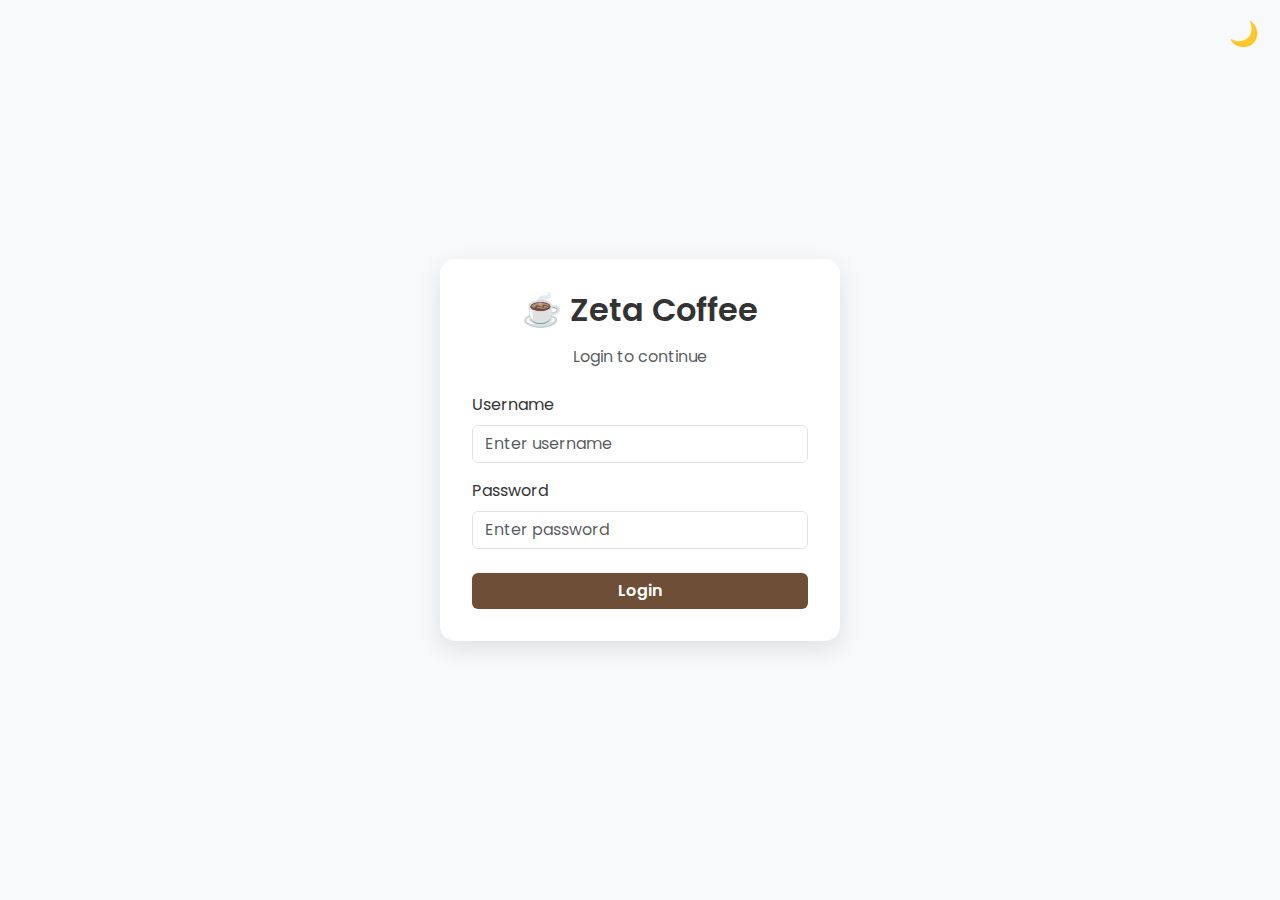
<file: login.html>
<!DOCTYPE html>
<html lang="en">
<head>
  <meta charset="UTF-8" />
  <meta name="viewport" content="width=device-width, initial-scale=1.0" />
  <title>Coffee Haven | Login</title>
  <!-- Bootstrap CSS -->
  <link href="https://cdn.jsdelivr.net/npm/bootstrap@5.3.3/dist/css/bootstrap.min.css" rel="stylesheet">
  <!-- Google Fonts -->
  <link href="https://fonts.googleapis.com/css2?family=Poppins:wght@400;600&display=swap" rel="stylesheet">

  <style>
    body {
      font-family: 'Poppins', sans-serif;
      background-color: #f8f9fa;
      color: #333;
      height: 100vh;
      display: flex;
      justify-content: center;
      align-items: center;
      transition: background-color 0.4s, color 0.4s;
    }

    .login-container {
      background: #fff;
      border-radius: 15px;
      box-shadow: 0 8px 25px rgba(0, 0, 0, 0.1);
      width: 400px;
      padding: 2rem;
    }

    .login-container h2 {
      font-weight: 600;
      margin-bottom: 1rem;
      text-align: center;
    }

    .form-control:focus {
      border-color: #6f4e37;
      box-shadow: 0 0 0 0.2rem rgba(111, 78, 55, 0.25);
    }

    .btn-login {
      background-color: #6f4e37;
      border: none;
      width: 100%;
      font-weight: 600;
      transition: 0.3s;
    }

    .btn-login:hover {
      background-color: #563927;
    }

    /* Dark mode */
    body.dark-mode {
      background-color: #1b1b1b;
      color: #f1f1f1;
    }

    .dark-mode .login-container {
      background: #2b2b2b;
      color: #fff;
    }

    .dark-mode .form-control {
      background-color: #3a3a3a;
      border: 1px solid #555;
      color: #fff;
    }

    .dark-mode .form-control:focus {
      background-color: #444;
      border-color: #9b7c6e;
    }

    .dark-mode .btn-login {
      background-color: #9b7c6e;
    }

    .toggle-dark {
      position: absolute;
      top: 15px;
      right: 15px;
      cursor: pointer;
      background: none;
      border: none;
      color: inherit;
      font-size: 1.5rem;
      transition: 0.3s;
    }

    .toggle-dark:hover {
      transform: rotate(20deg);
    }

  </style>
</head>
<body>

  <button id="toggleDark" class="toggle-dark" title="Toggle Dark Mode">🌙</button>

  <div class="login-container">
    <h2>☕ Zeta Coffee</h2>
    <p class="text-center text-muted mb-4">Login to continue</p>

    <form id="loginForm">
      <div class="mb-3">
        <label for="username" class="form-label">Username</label>
        <input type="text" id="username" class="form-control" placeholder="Enter username" required>
      </div>

      <div class="mb-3">
        <label for="password" class="form-label">Password</label>
        <input type="password" id="password" class="form-control" placeholder="Enter password" required>
      </div>

      <button type="submit" class="btn btn-login text-white mt-2">Login</button>
    </form>

    <p id="errorMsg" class="text-danger text-center mt-3" style="display:none;">Invalid username or password!</p>
  </div>

  <!-- Bootstrap JS -->
  <script src="https://cdn.jsdelivr.net/npm/bootstrap@5.3.3/dist/js/bootstrap.bundle.min.js"></script>

  <script>
    // Dark mode toggle
    const toggleBtn = document.getElementById('toggleDark');
    toggleBtn.addEventListener('click', () => {
      document.body.classList.toggle('dark-mode');
      toggleBtn.textContent = document.body.classList.contains('dark-mode') ? '☀️' : '🌙';
    });

    // Login logic (demo)
    document.getElementById('loginForm').addEventListener('submit', function (e) {
      e.preventDefault();
      const username = document.getElementById('username').value.trim();
      const password = document.getElementById('password').value.trim();
      const errorMsg = document.getElementById('errorMsg');

      // Username & Password contoh:
      if (username === 'admin' && password === 'coffee123') {
        localStorage.setItem('isLoggedIn', true);
        window.location.href = 'index.html';
      } else {
        errorMsg.style.display = 'block';
      }
    });
  </script>

</body>
</html>
</file>
